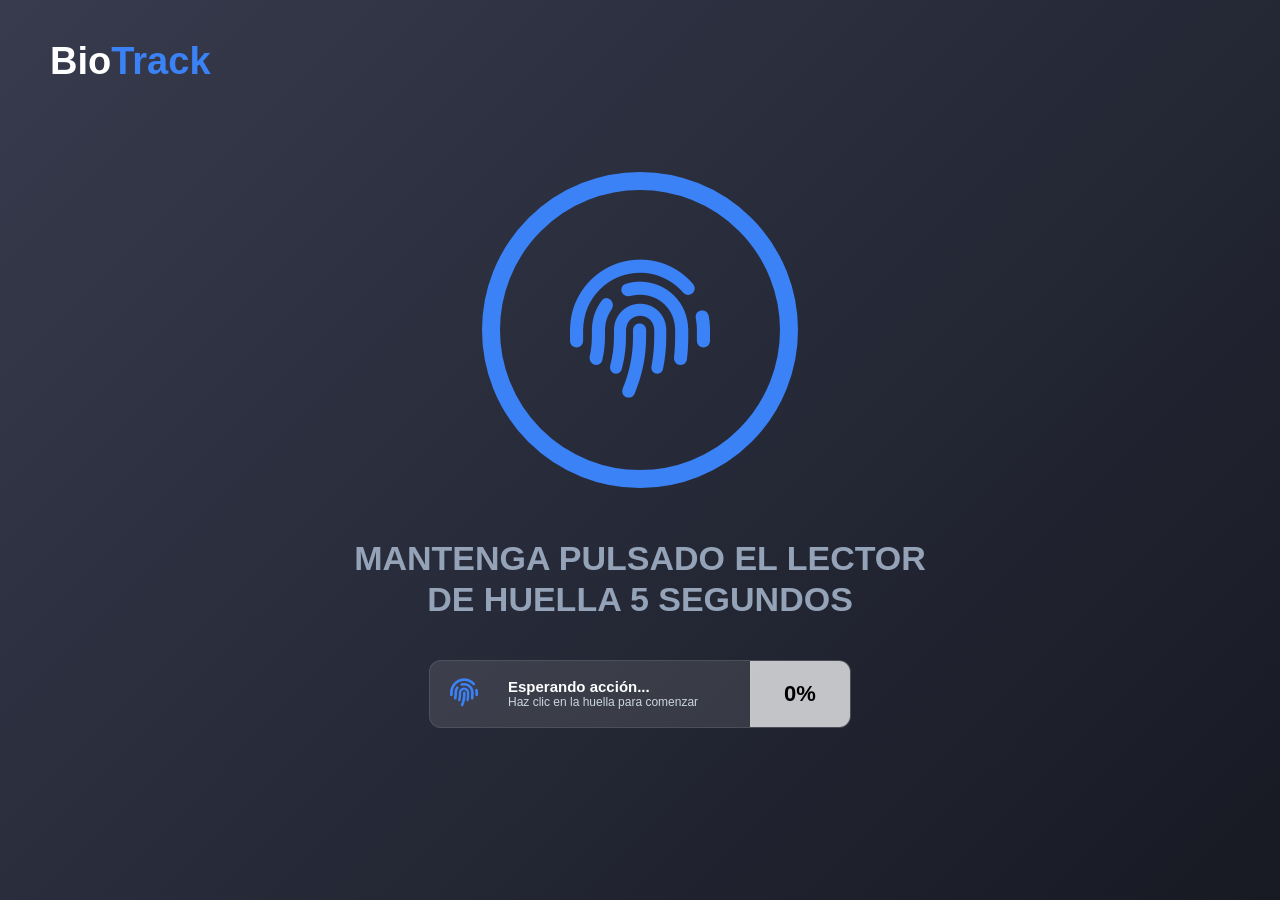
<file: pages/huella.html>
<!DOCTYPE html>
<html lang="es">
<head>
    <meta charset="UTF-8">
    <meta name="viewport" content="width=device-width, initial-scale=1.0">
    <title>BioTrack - Escáner de Huella</title>
    <link rel="stylesheet" href="https://cdnjs.cloudflare.com/ajax/libs/font-awesome/6.4.0/css/all.min.css">
    <link rel="stylesheet" href="../css/style.css">
    
    <style>
ç        body.login-bg {
            display: block; /* Sobrescribimos el flex del index para posicionar libremente */
            overflow: hidden;
        }

        /* Logo superior izquierdo */
        .header-logo {
            position: absolute;
            top: 40px;
            left: 50px;
            font-size: 38px;
            font-weight: bold;
            color: white;
            margin: 0;
        }
        .header-logo span {
            color: #3b82f6;
        }

        /* Contenedor central */
        .escaner-container {
            display: flex;
            flex-direction: column;
            align-items: center;
            justify-content: center;
            height: 100vh;
            text-align: center;
        }

        /* Círculo de la Huella */
        .circulo-huella {
            position: relative;
            width: 280px;
            height: 280px;
            border-radius: 50%;
            border: 18px solid #3b82f6; /* Azul base */
            display: flex;
            align-items: center;
            justify-content: center;
            cursor: pointer;
            transition: border-color 0.4s ease;
        }

        .circulo-huella i {
            font-size: 140px;
            color: #3b82f6;
            transition: color 0.4s ease;
        }

        /* Arco blanco giratorio (se oculta al inicio) */
        .arco-cargando {
            position: absolute;
            top: -18px; left: -18px; right: -18px; bottom: -18px;
            border-radius: 50%;
            border: 18px solid transparent;
            border-right-color: white;
            border-bottom-color: white;
            animation: girar 1.5s linear infinite;
            display: none; /* Inicia oculto hasta hacer click */
        }

        @keyframes girar {
            100% { transform: rotate(360deg); }
        }

        /* Textos centrales */
        .texto-principal {
            margin-top: 50px;
            font-size: 34px;
            font-weight: bold;
            color: #94a3b8; /* Gris azulado del Figma */
            max-width: 600px;
            line-height: 1.2;
            transition: color 0.4s ease;
            text-transform: uppercase;
        }

        /* Barra de progreso inferior */
        .barra-estado {
            margin-top: 40px;
            display: flex;
            align-items: center;
            background: rgba(255, 255, 255, 0.1);
            border-radius: 12px;
            width: 420px;
            overflow: hidden;
            border: 1px solid rgba(255, 255, 255, 0.1);
        }

        .icono-estado {
            padding: 15px 20px;
            font-size: 28px;
            color: #3b82f6;
            transition: color 0.4s ease;
        }

        .textos-estado {
            flex: 1;
            text-align: left;
            position: relative;
            padding: 10px;
        }

        /* El fondo que se va llenando */
        .relleno-progreso {
            position: absolute;
            top: 0; left: 0; bottom: 0;
            width: 0%; /* Inicia en 0% */
            background: rgba(255, 255, 255, 0.15);
            transition: width 0.1s linear;
        }

        .titulo-estado {
            font-size: 15px;
            font-weight: bold;
            color: white;
            position: relative;
            z-index: 2;
        }

        .sub-estado {
            font-size: 12px;
            color: #cbd5e1;
            position: relative;
            z-index: 2;
        }

        .porcentaje-estado {
            background: rgba(255, 255, 255, 0.7);
            color: black;
            font-weight: bold;
            font-size: 22px;
            padding: 20px;
            display: flex;
            align-items: center;
            justify-content: center;
            min-width: 60px;
        }

        .estado-exito .circulo-huella {
            border-color: #22c55e; /* Verde success */
        }
        .estado-exito .circulo-huella i,
        .estado-exito .icono-estado {
            color: #22c55e;
        }
        .estado-exito .arco-cargando {
            display: none; /* Desaparece el giratorio */
        }
        .estado-exito .texto-principal {
            color: #22c55e;
        }
    </style>
</head>
<body class="login-bg">

    <h1 class="header-logo">Bio<span>Track</span></h1>

    <div class="escaner-container" id="contenedorPrincipal">
        
        <div class="circulo-huella" onclick="iniciarEscaneo()">
            <i class="fa-solid fa-fingerprint"></i>
            <div class="arco-cargando" id="animacionGiro"></div>
        </div>

        <div class="texto-principal" id="textoCentral">
            Mantenga pulsado el lector de huella 5 segundos
        </div>

        <div class="barra-estado">
            <div class="icono-estado">
                <i class="fa-solid fa-fingerprint"></i>
            </div>
            
            <div class="textos-estado">
                <div class="relleno-progreso" id="barraRelleno"></div>
                <div class="titulo-estado" id="tituloBarra">Esperando acción...</div>
                <div class="sub-estado" id="subBarra">Haz clic en la huella para comenzar</div>
            </div>
            
            <div class="porcentaje-estado" id="numeroPorcentaje">0%</div>
        </div>
    </div>

    <script>
        let estaEscaneando = false;

        function iniciarEscaneo() {
            // Evitamos que el usuario haga múltiples clics
            if (estaEscaneando) return;
            estaEscaneando = true;

            // Mostramos el aro blanco giratorio
            document.getElementById('animacionGiro').style.display = 'block';
            
            // Cambiamos textos iniciales de la barra
            document.getElementById('tituloBarra').innerText = 'Escaneando Huella ...';
            document.getElementById('subBarra').innerText = 'No retires tu dedo hasta completar el proceso';

            let progreso = 0;
            let barra = document.getElementById('barraRelleno');
            let porcentajeText = document.getElementById('numeroPorcentaje');

            // Simulamos la carga (Sube de 2 en 2 cada 40 milisegundos = 2 segundos aprox)
            let intervalo = setInterval(() => {
                progreso += 2;
                barra.style.width = progreso + '%';
                porcentajeText.innerText = progreso + '%';

                if (progreso >= 100) {
                    clearInterval(intervalo);
                    mostrarExito();
                }
            }, 40); 
        }

        function mostrarExito() {
            // Agregamos la clase que vuelve todo verde
            document.getElementById('contenedorPrincipal').classList.add('estado-exito');
            
            // Cambiamos el texto principal
            document.getElementById('textoCentral').innerHTML = 'HUELLA CORRECTA<br>BIENVENIDO';
            
            // Cambiamos los textos de la barra inferior
            document.getElementById('tituloBarra').innerText = 'COMPLETADO...';
            document.getElementById('subBarra').innerText = 'El proceso tuvo éxito';

            // Damos 1.5 segundos para que el usuario vea la pantalla verde, y luego redirigimos
            setTimeout(() => {
                window.location.href = "landing_admin.html";
            }, 1500);
        }
    </script>
</body>
</html>
</file>
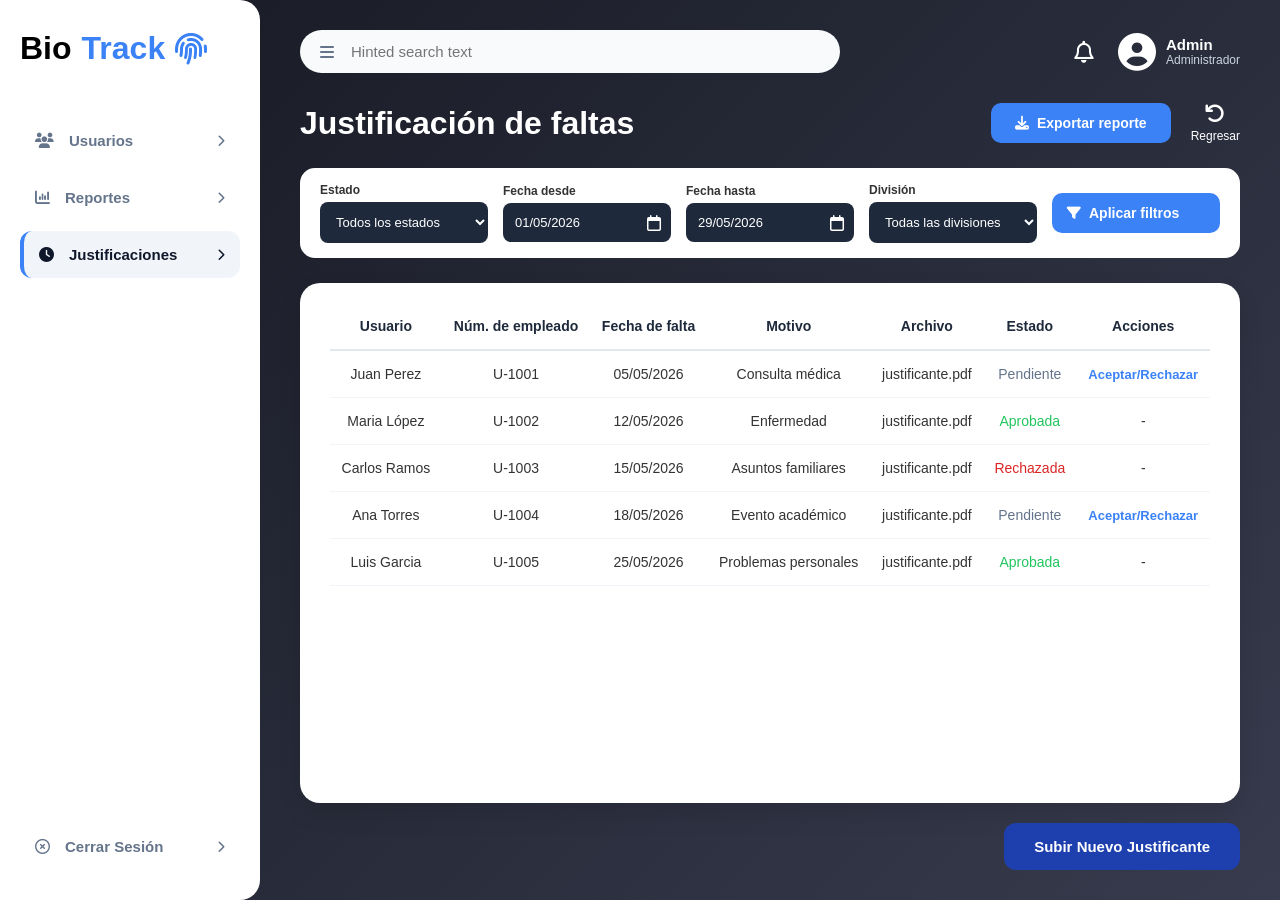
<file: pages/justificaciones.html>
<!DOCTYPE html>
<html lang="es">
<head>
    <meta charset="UTF-8">
    <meta name="viewport" content="width=device-width, initial-scale=1.0">
    <title>BioTrack - Justificación de Faltas</title>
    <link rel="stylesheet" href="https://cdnjs.cloudflare.com/ajax/libs/font-awesome/6.4.0/css/all.min.css">
    
    <style>
        /* Estilos base (Heredados) */
        body { margin: 0; font-family: 'Segoe UI', Tahoma, Geneva, Verdana, sans-serif; background: linear-gradient(135deg, #171923 0%, #373b4d 100%); color: white; height: 100vh; overflow: hidden; }
        .dashboard-container { display: flex; height: 100vh; }
        
        /* Sidebar */
        .sidebar { width: 260px; background-color: white; color: #333; display: flex; flex-direction: column; padding: 30px 20px; box-sizing: border-box; border-top-right-radius: 20px; border-bottom-right-radius: 20px; z-index: 10; }
        .brand { font-size: 32px; font-weight: bold; margin-bottom: 50px; display: flex; align-items: center; gap: 10px; color: black; }
        .brand span { color: #3b82f6; }
        .menu-nav { display: flex; flex-direction: column; gap: 10px; flex: 1; }
        .menu-item { display: flex; align-items: center; justify-content: space-between; padding: 15px; border-radius: 12px; color: #64748b; text-decoration: none; font-weight: 600; font-size: 15px; transition: all 0.2s; }
        .menu-item .menu-left { display: flex; align-items: center; gap: 15px; }
        .menu-item:hover, .menu-item.active { background-color: #f1f5f9; color: #0f172a; }
        .menu-item.active { border-left: 4px solid #3b82f6; }

        /* Contenido Principal */
        .main-content { flex: 1; display: flex; flex-direction: column; padding: 30px 40px; box-sizing: border-box; overflow-y: auto; }
        .topbar { display: flex; justify-content: space-between; align-items: center; margin-bottom: 30px; }
        .search-bar { background: #f8fafc; padding: 12px 20px; border-radius: 30px; display: flex; align-items: center; width: 500px; color: #64748b; }
        .search-bar input { border: none; background: transparent; outline: none; width: 100%; margin-left: 15px; font-size: 15px; }
        .profile-area { display: flex; align-items: center; gap: 25px; }
        .profile-info { display: flex; align-items: center; gap: 10px; }

        /* Header y Botones */
        .header-actions { display: flex; justify-content: space-between; align-items: center; margin-bottom: 25px; }
        .page-title h2 { margin: 0; font-size: 32px; font-weight: bold; }
        .btn-blue { background-color: #3b82f6; color: white; border: none; padding: 12px 24px; border-radius: 10px; font-weight: bold; font-size: 14px; cursor: pointer; display: flex; align-items: center; gap: 8px; }

        /* Filtros Blancos (Estilo Justificaciones) */
        .filtros-container { background: white; padding: 15px 20px; border-radius: 15px; display: flex; gap: 15px; align-items: center; margin-bottom: 25px; color: #333; }
        .filtro-grupo { display: flex; flex-direction: column; gap: 5px; flex: 1; }
        .filtro-grupo label { font-size: 12px; font-weight: bold; color: #333; }
        .filtro-input { background: #1e293b; border: none; padding: 12px; border-radius: 8px; color: white; outline: none; width: 100%; box-sizing: border-box; font-size: 13px;}
        
        /* Tabla Blanca */
        .table-container { background: white; border-radius: 20px; padding: 20px 30px; color: #333; flex: 1; box-shadow: 0 10px 25px rgba(0,0,0,0.1); overflow-y: auto; margin-bottom: 20px;}
        table { width: 100%; border-collapse: collapse; text-align: center; }
        th { font-weight: bold; color: #1e293b; border-bottom: 2px solid #e2e8f0; padding: 15px 10px; font-size: 14px; }
        td { padding: 15px 10px; font-size: 14px; font-weight: 500; border-bottom: 1px solid #f1f5f9; }
        
        /* Estados de tabla */
        .estado-pendiente { color: #64748b; }
        .estado-aprobada { color: #22c55e; }
        .estado-rechazada { color: #dc2626; }
        .acciones-link { color: #3b82f6; cursor: pointer; text-decoration: none; font-weight: bold; font-size: 13px; }
        .acciones-link:hover { text-decoration: underline; }

        /* Botón Inferior Derecho */
        .bottom-action { display: flex; justify-content: flex-end; }
        .btn-subir { background-color: #1e40af; color: white; border: none; padding: 15px 30px; border-radius: 12px; font-weight: bold; font-size: 15px; cursor: pointer; }
    </style>
</head>
<body>

    <div class="dashboard-container">
        
        <aside class="sidebar">
            <div class="brand">Bio<span>Track</span> <i class="fa-solid fa-fingerprint" style="color: #3b82f6;"></i></div>
            <nav class="menu-nav">
                <a href="landing_admin.html" class="menu-item"><div class="menu-left"><i class="fa-solid fa-users"></i> Usuarios</div><i class="fa-solid fa-chevron-right" style="font-size: 12px;"></i></a>
                <a href="reportes.html" class="menu-item"><div class="menu-left"><i class="fa-solid fa-chart-column"></i> Reportes</div><i class="fa-solid fa-chevron-right" style="font-size: 12px;"></i></a>
                <a href="justificaciones.html" class="menu-item active"><div class="menu-left"><i class="fa-solid fa-clock"></i> Justificaciones</div><i class="fa-solid fa-chevron-right" style="font-size: 12px;"></i></a>
                <div style="flex-grow: 1;"></div>
                <a href="#" class="menu-item" id="btnCerrarMenu"><div class="menu-left"><i class="fa-regular fa-circle-xmark"></i> Cerrar Sesión</div><i class="fa-solid fa-chevron-right" style="font-size: 12px;"></i></a>
            </nav>
        </aside>

        <main class="main-content">
            
            <header class="topbar">
                <div class="search-bar"><i class="fa-solid fa-bars"></i><input type="text" placeholder="Hinted search text"></div>
                <div class="profile-area">
                    <i class="fa-regular fa-bell" style="font-size: 22px;"></i>
                    <div class="profile-info"><i class="fa-solid fa-circle-user" style="font-size: 38px;"></i>
                        <div><div style="font-weight: bold; font-size: 15px;" id="adminName">Admin</div><div style="font-size: 12px; color: #cbd5e1;">Administrador</div></div>
                    </div>
                </div>
            </header>

            <div class="header-actions">
                <div class="page-title"><h2>Justificación de faltas</h2></div>
                <div style="display: flex; gap: 20px; align-items: center;">
                    <button class="btn-blue"><i class="fa-solid fa-download"></i> Exportar reporte</button>
                    <a href="landing_admin.html" style="color: white; text-align: center; text-decoration: none; font-size: 12px;"><i class="fa-solid fa-arrow-rotate-left" style="font-size: 20px; display: block; margin-bottom: 5px;"></i>Regresar</a>
                </div>
            </div>

            <div class="filtros-container">
                <div class="filtro-grupo">
                    <label>Estado</label>
                    <select class="filtro-input"><option>Todos los estados</option></select>
                </div>
                <div class="filtro-grupo">
                    <label>Fecha desde</label>
                    <div style="position: relative;">
                        <input type="text" class="filtro-input" value="01/05/2026">
                        <i class="fa-regular fa-calendar" style="position: absolute; right: 10px; top: 12px; color: white;"></i>
                    </div>
                </div>
                <div class="filtro-grupo">
                    <label>Fecha hasta</label>
                    <div style="position: relative;">
                        <input type="text" class="filtro-input" value="29/05/2026">
                        <i class="fa-regular fa-calendar" style="position: absolute; right: 10px; top: 12px; color: white;"></i>
                    </div>
                </div>
                <div class="filtro-grupo">
                    <label>División</label>
                    <select class="filtro-input"><option>Todas las divisiones</option></select>
                </div>
                <div class="filtro-grupo" style="justify-content: flex-end;">
                    <button class="btn-blue" style="margin-top: auto; padding: 12px 15px;"><i class="fa-solid fa-filter"></i> Aplicar filtros</button>
                </div>
            </div>

            <div class="table-container">
                <table>
                    <thead>
                        <tr>
                            <th>Usuario</th>
                            <th>Núm. de empleado</th>
                            <th>Fecha de falta</th>
                            <th>Motivo</th>
                            <th>Archivo</th>
                            <th>Estado</th>
                            <th>Acciones</th>
                        </tr>
                    </thead>
                    <tbody>
                        <tr>
                            <td>Juan Perez</td>
                            <td>U-1001</td>
                            <td>05/05/2026</td>
                            <td>Consulta médica</td>
                            <td>justificante.pdf</td>
                            <td class="estado-pendiente">Pendiente</td>
                            <td><a class="acciones-link">Aceptar/Rechazar</a></td>
                        </tr>
                        <tr>
                            <td>Maria López</td>
                            <td>U-1002</td>
                            <td>12/05/2026</td>
                            <td>Enfermedad</td>
                            <td>justificante.pdf</td>
                            <td class="estado-aprobada">Aprobada</td>
                            <td>-</td>
                        </tr>
                        <tr>
                            <td>Carlos Ramos</td>
                            <td>U-1003</td>
                            <td>15/05/2026</td>
                            <td>Asuntos familiares</td>
                            <td>justificante.pdf</td>
                            <td class="estado-rechazada">Rechazada</td>
                            <td>-</td>
                        </tr>
                        <tr>
                            <td>Ana Torres</td>
                            <td>U-1004</td>
                            <td>18/05/2026</td>
                            <td>Evento académico</td>
                            <td>justificante.pdf</td>
                            <td class="estado-pendiente">Pendiente</td>
                            <td><a class="acciones-link">Aceptar/Rechazar</a></td>
                        </tr>
                        <tr>
                            <td>Luis Garcia</td>
                            <td>U-1005</td>
                            <td>25/05/2026</td>
                            <td>Problemas personales</td>
                            <td>justificante.pdf</td>
                            <td class="estado-aprobada">Aprobada</td>
                            <td>-</td>
                        </tr>
                    </tbody>
                </table>
            </div>

            <div class="bottom-action">
                <button class="btn-subir">Subir Nuevo Justificante</button>
            </div>

        </main>
    </div>

    <script>
        const usuarioLogueado = localStorage.getItem("usuario");
        if (usuarioLogueado) document.getElementById("adminName").innerText = usuarioLogueado;
        document.getElementById("btnCerrarMenu").addEventListener("click", () => { localStorage.clear(); window.location.href = "../index.html"; });
    </script>
</body>
</html>
</file>
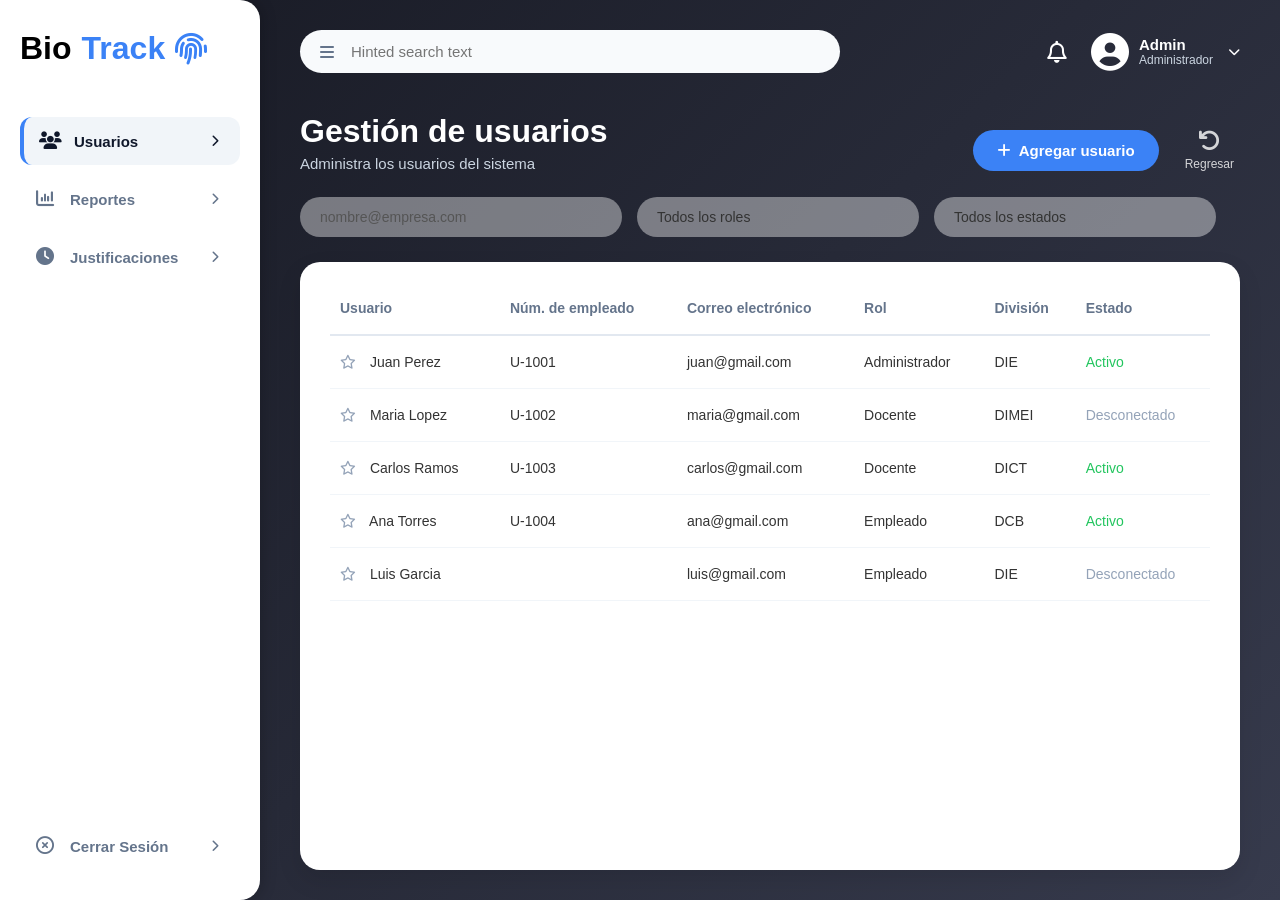
<file: pages/landing_admin.html>
<!DOCTYPE html>
<html lang="es">
<head>
    <meta charset="UTF-8">
    <meta name="viewport" content="width=device-width, initial-scale=1.0">
    <title>BioTrack - Panel de Administración</title>
    <link rel="stylesheet" href="https://cdnjs.cloudflare.com/ajax/libs/font-awesome/6.4.0/css/all.min.css">
    
    <style>
        /* =========================================
           ESTILOS DEL DASHBOARD DE ADMINISTRACIÓN
           ========================================= */
        body {
            margin: 0;
            font-family: 'Segoe UI', Tahoma, Geneva, Verdana, sans-serif;
            background: linear-gradient(135deg, #171923 0%, #373b4d 100%);
            color: white;
            height: 100vh;
            overflow: hidden; /* Evita scroll en toda la página */
        }

        .dashboard-container {
            display: flex;
            height: 100vh;
        }

        /* --- Barra Lateral (Sidebar) --- */
        .sidebar {
            width: 260px;
            background-color: white;
            color: #333;
            display: flex;
            flex-direction: column;
            padding: 30px 20px;
            box-sizing: border-box;
            border-top-right-radius: 20px;
            border-bottom-right-radius: 20px;
            box-shadow: 2px 0 15px rgba(0,0,0,0.2);
            z-index: 10;
        }

        .brand {
            font-size: 32px;
            font-weight: bold;
            margin-bottom: 50px;
            display: flex;
            align-items: center;
            gap: 10px;
            color: black;
        }

        .brand span { color: #3b82f6; } /* Azul BioTrack */

        .menu-nav {
            display: flex;
            flex-direction: column;
            gap: 10px;
            flex: 1;
        }

        .menu-item {
            display: flex;
            align-items: center;
            justify-content: space-between;
            padding: 15px;
            border-radius: 12px;
            color: #64748b;
            text-decoration: none;
            font-weight: 600;
            font-size: 15px;
            transition: all 0.2s;
            cursor: pointer;
        }

        .menu-item .menu-left {
            display: flex;
            align-items: center;
            gap: 15px;
        }

        .menu-item i { font-size: 18px; width: 20px; text-align: center; }
        
        .menu-item:hover, .menu-item.active {
            background-color: #f1f5f9;
            color: #0f172a;
        }

        .menu-item.active { border-left: 4px solid #3b82f6; }

        /* --- Contenido Principal --- */
        .main-content {
            flex: 1;
            display: flex;
            flex-direction: column;
            padding: 30px 40px;
            box-sizing: border-box;
            overflow-y: auto; /* Scroll solo en esta área si es necesario */
        }

        /* --- Barra Superior (Topbar) --- */
        .topbar {
            display: flex;
            justify-content: space-between;
            align-items: center;
            margin-bottom: 40px;
        }

        .search-bar {
            background: #f8fafc;
            padding: 12px 20px;
            border-radius: 30px;
            display: flex;
            align-items: center;
            width: 500px;
            color: #64748b;
        }

        .search-bar input {
            border: none;
            background: transparent;
            outline: none;
            width: 100%;
            margin-left: 15px;
            font-size: 15px;
            color: #333;
        }

        .profile-area {
            display: flex;
            align-items: center;
            gap: 25px;
        }

        .profile-info {
            display: flex;
            align-items: center;
            gap: 10px;
            text-align: left;
        }

        /* --- Cabecera de Página --- */
        .header-actions {
            display: flex;
            justify-content: space-between;
            align-items: flex-end;
            margin-bottom: 25px;
        }

        .page-title h2 { margin: 0; font-size: 32px; font-weight: bold; }
        .page-title p { margin: 5px 0 0 0; color: #cbd5e1; font-size: 15px; }

        .actions-group {
            display: flex;
            align-items: center;
            gap: 20px;
        }

        .btn-add {
            background-color: #3b82f6;
            color: white;
            border: none;
            padding: 12px 24px;
            border-radius: 30px;
            font-weight: bold;
            font-size: 15px;
            cursor: pointer;
            display: flex;
            align-items: center;
            gap: 8px;
            transition: background 0.2s;
        }

        .btn-add:hover { background-color: #2563eb; }

        .btn-return {
            background: transparent;
            color: white;
            border: none;
            cursor: pointer;
            display: flex;
            flex-direction: column;
            align-items: center;
            font-size: 12px;
            gap: 5px;
            opacity: 0.8;
        }

        .btn-return:hover { opacity: 1; }

        /* --- Filtros --- */
        .filters {
            display: flex;
            gap: 15px;
            margin-bottom: 25px;
        }

        .filter-input {
            background: rgba(255, 255, 255, 0.4);
            border: none;
            padding: 12px 20px;
            border-radius: 20px;
            color: #333;
            width: 30%;
            outline: none;
            font-size: 14px;
        }
        
        .filter-input::placeholder { color: #555; }
        
        select.filter-input {
            appearance: none;
            cursor: pointer;
        }

        /* --- Tabla Blanca --- */
        .table-container {
            background: white;
            border-radius: 20px;
            padding: 20px 30px;
            color: #333;
            flex: 1;
            box-shadow: 0 10px 25px rgba(0,0,0,0.1);
            overflow-y: auto;
        }

        table { width: 100%; border-collapse: collapse; }
        th, td { padding: 18px 10px; text-align: left; border-bottom: 1px solid #f1f5f9; }
        th { font-weight: bold; color: #64748b; border-bottom: 2px solid #e2e8f0; font-size: 14px; }
        td { font-size: 14px; font-weight: 500; }
        
        .estado-activo { color: #22c55e; }
        .estado-inactivo { color: #94a3b8; }
        
        /* Icono de estrella */
        td .fa-star { color: #94a3b8; cursor: pointer; margin-right: 10px; }
    </style>
</head>
<body>

    <div class="dashboard-container">
        
        <aside class="sidebar">
            <div class="brand">
                Bio<span>Track</span> <i class="fa-solid fa-fingerprint" style="color: #3b82f6;"></i>
            </div>
            
            <nav class="menu-nav">
                <a href="landing_admin.html" class="menu-item active">
                    <div class="menu-left"><i class="fa-solid fa-users"></i> Usuarios</div>
                    <i class="fa-solid fa-chevron-right" style="font-size: 12px;"></i>
                </a>
                
                <a href="reportes.html" class="menu-item">
                    <div class="menu-left"><i class="fa-solid fa-chart-column"></i> Reportes</div>
                    <i class="fa-solid fa-chevron-right" style="font-size: 12px;"></i>
                </a>
                
                <a href="justificaciones.html" class="menu-item">
                    <div class="menu-left"><i class="fa-solid fa-clock"></i> Justificaciones</div>
                    <i class="fa-solid fa-chevron-right" style="font-size: 12px;"></i>
                </a>
                
                <div style="flex-grow: 1;"></div> 

                <a href="#" class="menu-item" id="btnCerrarMenu">
                    <div class="menu-left"><i class="fa-regular fa-circle-xmark"></i> Cerrar Sesión</div>
                    <i class="fa-solid fa-chevron-right" style="font-size: 12px;"></i>
                </a>
            </nav>
        </aside>

        <main class="main-content">
            
            <header class="topbar">
                <div class="search-bar">
                    <i class="fa-solid fa-bars"></i>
                    <input type="text" placeholder="Hinted search text">
                </div>
                
                <div class="profile-area">
                    <i class="fa-regular fa-bell" style="font-size: 22px;"></i>
                    <div class="profile-info">
                        <i class="fa-solid fa-circle-user" style="font-size: 38px;"></i>
                        <div>
                            <div style="font-weight: bold; font-size: 15px;" id="adminName">Admin</div>
                            <div style="font-size: 12px; color: #cbd5e1;">Administrador</div>
                        </div>
                        <i class="fa-solid fa-chevron-down" style="margin-left: 5px; font-size: 12px;"></i>
                    </div>
                </div>
            </header>

            <div class="header-actions">
                <div class="page-title">
                    <h2>Gestión de usuarios</h2>
                    <p>Administra los usuarios del sistema</p>
                </div>
                <div class="actions-group">
                    <button class="btn-add">
                        <i class="fa-solid fa-plus"></i> Agregar usuario
                    </button>
                    <button class="btn-return" onclick="window.location.href='../index.html'">
                        <i class="fa-solid fa-arrow-rotate-left" style="font-size: 22px;"></i> Regresar
                    </button>
                </div>
            </div>

            <div class="filters">
                <input type="text" class="filter-input" placeholder="nombre@empresa.com">
                <select class="filter-input">
                    <option>Todos los roles</option>
                </select>
                <select class="filter-input">
                    <option>Todos los estados</option>
                </select>
            </div>

            <div class="table-container">
                <table>
                    <thead>
                        <tr>
                            <th>Usuario</th>
                            <th>Núm. de empleado</th>
                            <th>Correo electrónico</th>
                            <th>Rol</th>
                            <th>División</th>
                            <th>Estado</th>
                        </tr>
                    </thead>
                    <tbody>
                        <tr>
                            <td><i class="fa-regular fa-star"></i> Juan Perez</td>
                            <td>U-1001</td>
                            <td>juan@gmail.com</td>
                            <td>Administrador</td>
                            <td>DIE</td>
                            <td class="estado-activo">Activo</td>
                        </tr>
                        <tr>
                            <td><i class="fa-regular fa-star"></i> Maria Lopez</td>
                            <td>U-1002</td>
                            <td>maria@gmail.com</td>
                            <td>Docente</td>
                            <td>DIMEI</td>
                            <td class="estado-inactivo">Desconectado</td>
                        </tr>
                        <tr>
                            <td><i class="fa-regular fa-star"></i> Carlos Ramos</td>
                            <td>U-1003</td>
                            <td>carlos@gmail.com</td>
                            <td>Docente</td>
                            <td>DICT</td>
                            <td class="estado-activo">Activo</td>
                        </tr>
                        <tr>
                            <td><i class="fa-regular fa-star"></i> Ana Torres</td>
                            <td>U-1004</td>
                            <td>ana@gmail.com</td>
                            <td>Empleado</td>
                            <td>DCB</td>
                            <td class="estado-activo">Activo</td>
                        </tr>
                        <tr>
                            <td><i class="fa-regular fa-star"></i> Luis Garcia</td>
                            <td></td>
                            <td>luis@gmail.com</td>
                            <td>Empleado</td>
                            <td>DIE</td>
                            <td class="estado-inactivo">Desconectado</td>
                        </tr>
                    </tbody>
                </table>
            </div>

        </main>
    </div>

    <script>
        const usuarioLogueado = localStorage.getItem("usuario");
        if (usuarioLogueado) {
            document.getElementById("adminName").innerText = usuarioLogueado;
        }

        document.getElementById("btnCerrarMenu").addEventListener("click", function() {
            localStorage.clear();
            window.location.href = "../index.html"; 
        });
    </script>
</body>
</html>
</file>
<file: css/style.css>
body {
    font-family: 'Segoe UI', Tahoma, Geneva, Verdana, sans-serif;
    background-color: #f5f5f5; /* Fondo claro por defecto para registro y principal */
    margin: 0;
    min-height: 100vh;
    display: flex;
    flex-direction: column;
    justify-content: center;
    align-items: center;
}

    
body.login-bg {
    /* Fondo degradado oscuro del Figma */
    background: linear-gradient(135deg, #373b4d 0%, #171923 100%);
    color: white;
}

.biotrack-container {
    display: flex;
    width: 100%;
    max-width: 1000px;
    justify-content: space-between;
    align-items: center;
    padding: 20px;
    box-sizing: border-box;
}

/* Lado izquierdo (Logo) */
.branding-section {
    flex: 1;
    text-align: center;
    padding: 20px;
}

.brand-title {
    font-size: 52px;
    margin: 0;
    color: white;
    font-weight: bold;
}

.brand-title span {
    color: #3b82f6; /* Azul característico de la huella */
}

.brand-subtitle {
    font-size: 18px;
    color: #a0aec0;
    margin-top: 10px;
}

/* Lado derecho (Tarjeta Glassmorphism) */
#formularioInicio {
    flex: 1;
    max-width: 420px;
    /* Efecto cristal / Glassmorphism */
    background: rgba(255, 255, 255, 0.1);
    backdrop-filter: blur(12px);
    -webkit-backdrop-filter: blur(12px);
    border: 1px solid rgba(255, 255, 255, 0.2);
    padding: 50px 40px;
    border-radius: 24px;
    text-align: center;
    box-shadow: 0 10px 30px rgba(0, 0, 0, 0.3);
}

#formularioInicio h2 {
    color: white;
    font-size: 32px;
    margin-bottom: 5px;
    margin-top: 0;
}

.login-subtitle {
    color: #cbd5e1;
    font-size: 13px;
    margin-bottom: 35px;
}

/* Inputs estilo BioTrack */
.input-group {
    position: relative;
    margin-bottom: 20px;
    display: flex;
    align-items: center;
}

.input-icon {
    position: absolute;
    left: 20px;
    font-size: 16px;
    color: #555;
    z-index: 2;
}

.input-group .entradaTexto {
    width: 100%;
    padding: 14px 15px 14px 50px; /* Padding izquierdo para no tapar el icono */
    border: none;
    border-radius: 30px; /* Botones redondos/pill */
    background-color: #e2e8f0;
    color: #333;
    font-size: 15px;
    outline: none;
    box-sizing: border-box;
    transition: transform 0.2s, box-shadow 0.2s;
}

.input-group .entradaTexto:focus {
    transform: scale(1.02);
    box-shadow: 0 0 0 2px #3b82f6;
    background-color: #ffffff;
}

/* Botones BioTrack */
.btn-pill {
    width: 100%;
    padding: 14px;
    border: none;
    border-radius: 30px;
    font-size: 16px;
    font-weight: bold;
    cursor: pointer;
    transition: transform 0.2s, background-color 0.2s;
    display: flex;
    justify-content: center;
    align-items: center;
}

#btnIngresar {
    background-color: #e2e8f0;
    color: #1e293b;
    margin-bottom: 20px;
}

#btnIngresar:hover {
    background-color: #cbd5e1;
    transform: scale(1.02);
}

.divider {
    display: flex;
    align-items: center;
    text-align: center;
    color: #cbd5e1;
    margin: 25px 0;
    font-size: 13px;
}

.divider::before,
.divider::after {
    content: '';
    flex: 1;
    border-bottom: 1px solid rgba(255, 255, 255, 0.3);
}

.divider::before { margin-right: 15px; }
.divider::after { margin-left: 15px; }

#btnHuella {
    background-color: transparent;
    color: white;
    border: 2px solid white;
}

#btnHuella:hover {
    background-color: rgba(255, 255, 255, 0.15);
    transform: scale(1.02);
}

/* Boton regresar esquina inferior derecha */
.btn-regresar {
    position: absolute;
    bottom: 30px;
    right: 40px;
    color: white;
    text-decoration: none;
    display: flex;
    flex-direction: column;
    align-items: center;
    font-size: 14px;
    opacity: 0.8;
    transition: opacity 0.2s;
}

.btn-regresar:hover {
    opacity: 1;
    text-decoration: none;
    color: white;
}

.btn-regresar .icon-return {
    font-size: 32px;
    margin-bottom: 8px;
}

/* =========================================
   ESTILOS ANTIGUOS (Para Registro y Principal)
   ========================================= */

#formularioRegistro {
    background-color: #ffffff;
    width: 320px;
    padding: 30px;
    border-radius: 10px;
    box-shadow: 0 4px 12px rgba(0, 0, 0, 0.08);
    text-align: left;
    color: #222;
}

#formularioRegistro h1,
body > h1, body > h2 {
    color: #222;
    text-align: center;
}

/* Labels de registro */
#formularioRegistro label {
    font-size: 13px;
    color: #555;
    display: block;
    margin-bottom: 4px;
}

/* Inputs de registro */
#formularioRegistro .entradaTexto,
select.entradaTexto {
    width: 100%;
    padding: 10px;
    margin: 6px 0 15px 0;
    border: 1px solid #ddd;
    border-radius: 6px;
    background-color: #fafafa;
    outline: none;
    transition: border-color 0.2s, background-color 0.2s, transform 0.2s;
    box-sizing: border-box;
}

/* Botones antiguos */
#btnRegistrar, #btnCerrarSesion {
    width: 100%;
    padding: 10px;
    background-color: #64cbc9;
    color: white;
    border: none;
    border-radius: 6px;
    font-size: 14px;
    cursor: pointer;
    transition: background-color 0.2s, transform 0.2s;
}

#btnRegistrar:hover, #btnCerrarSesion:hover {
    background-color: #5bb8b6;
    transform: scale(1.02);
}

#btnCerrarSesion { 
    margin-top: 20px; 
    width: 320px; 
    border-radius: 10px; 
}

/* Feedback general */
#mensajeFeedback {
    margin-top: 12px;
    padding: 10px;
    border-radius: 6px;
    font-size: 13px;
    text-align: center;
    transition: all 0.3s ease;
}

#contenedorInputs {
    display: flex;
    flex-direction: column;
}

ol {
    margin-bottom: 15px;
    padding-left: 20px;
    color: #333;
    text-align: left;
}
</file>
